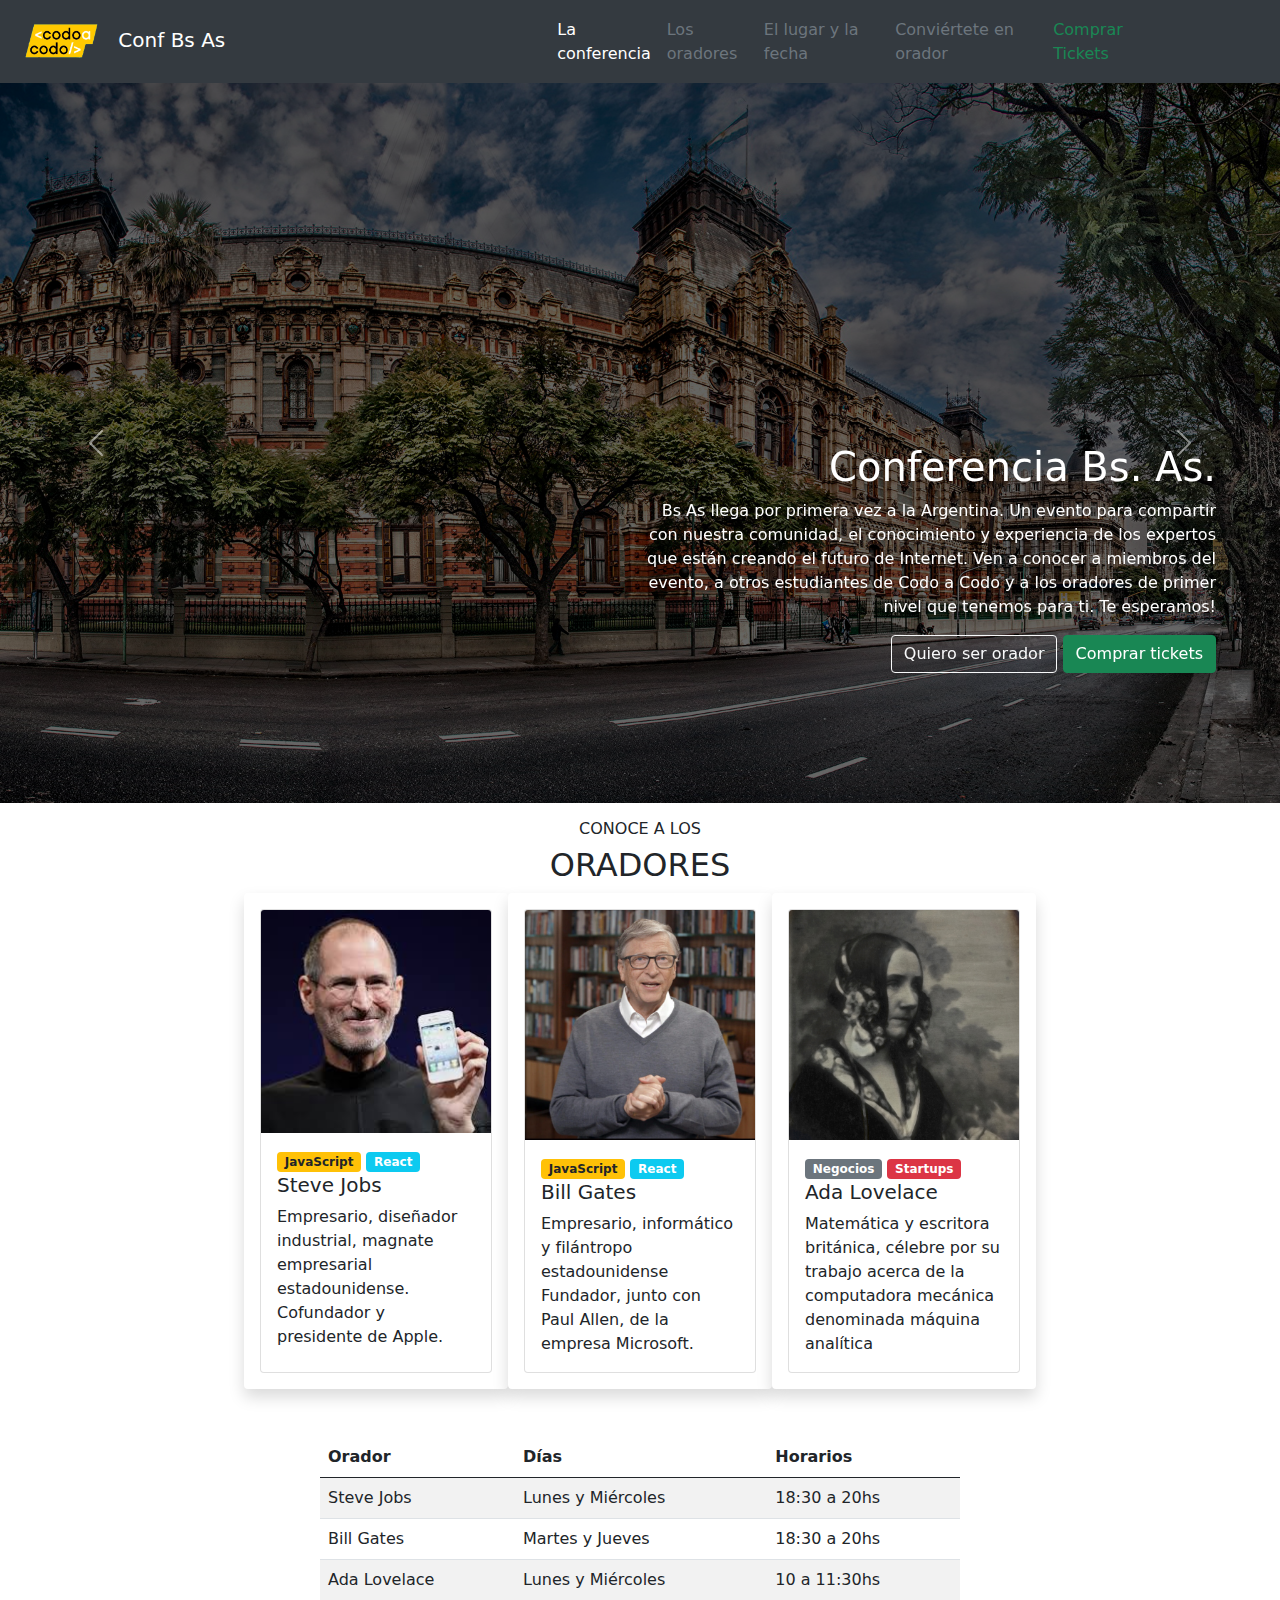
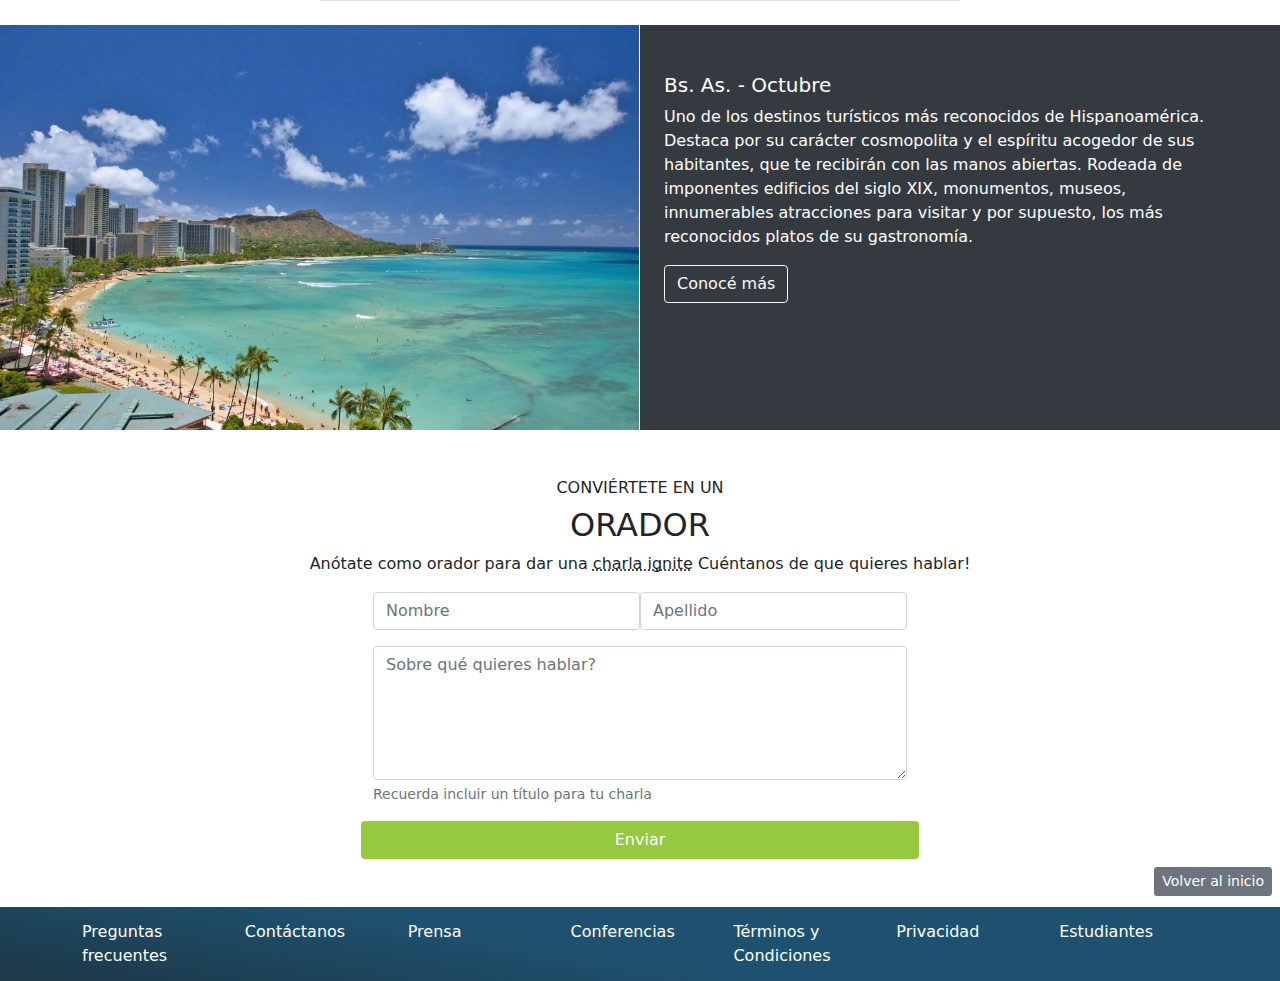
<file: index.html>
<!DOCTYPE html>
<html lang="es">
    <head>
        <meta charset="UTF-8">
        <meta http-equiv="X-UA-Compatible" content="IE=edge">
        <meta name="viewport" content="width=device-width, initial-scale=1.0">
        <title>PROYECTO FINAL CAC</title>
        <link rel="shortcut icon" href="favicon.ico">
        <link rel="stylesheet" href="./css/bootstrap.min.css">
        <link rel="stylesheet" href="./css/estilos.css">        
    </head>
    <body>

     <!------------------------------- HEADER ------------------------------------------------>
        <header>
            <nav class="navbar navbar-expand-lg navbar-light bgColorGris">
                <div class="container-fluid">
                  <a class="  navbar-brand text-white" href="#">
                    <img src="./assets/imagenes/codoacodo.png" alt="logo" width="100"> 
                    Conf Bs As                                      
                  </a>
                  <button class="navbar-toggler" type="button" data-bs-toggle="collapse" data-bs-target="#navbarSupportedContent" aria-controls="navbarSupportedContent" aria-expanded="false" aria-label="Toggle navigation">
                    <span class="navbar-toggler-icon"></span>
                  </button>
                  <div class="collapse navbar-collapse" id="navbarSupportedContent">                  
                        <ul class="navbar-nav me-auto mb-2 mb-lg-0  justificadoNav">
                            <li class="nav-item"><a class="nav-link active text-white" aria-current="page" href="#">La conferencia</a></li>
                            <li class="nav-item"><a class="nav-link text-muted" href="#losOradores">Los oradores</a></li>
                            <li class="nav-item"><a class="nav-link text-muted" href="#lugarYfecha">El lugar y la fecha</a></li>
                            <li class="nav-item"><a class="nav-link text-muted" href="#convierteteEnOrador">Conviértete en orador</a></li>
                            <li class="nav-item"><a class="nav-link text-success" href="./pages/comprar_tickets.html">Comprar Tickets</a></li>                                                      
                        </ul>                   
                  </div>
                </div> 
            </nav>
        </header>
        
        <!------------------------------------------ MAIN -------------------------------------------->
        <main>
            <section class="position-relative">                
                    <div id="carouselExampleControls" class="carousel slide" data-bs-ride="carousel">
                        <div class="carousel-inner imagenOscurecida">
                          <div class="carousel-item active">
                            <img src="./assets/imagenes/ba1.jpg" class="d-block w-100" alt="baires 1">
                          </div>
                          <div class="carousel-item">
                            <img src="./assets/imagenes/ba2.jpg" class="d-block w-100" alt="baires 2">
                          </div>
                          <div class="carousel-item">
                            <img src="./assets/imagenes/ba3.jpg" class="d-block w-100" alt="baires 3">
                          </div>
                        </div>
                        <button class="carousel-control-prev" type="button" data-bs-target="#carouselExampleControls" data-bs-slide="prev">
                          <span class="carousel-control-prev-icon" aria-hidden="true"></span>
                          <span class="visually-hidden">Anterior</span>
                        </button>
                        <button class="carousel-control-next" type="button" data-bs-target="#carouselExampleControls" data-bs-slide="next">
                          <span class="carousel-control-next-icon" aria-hidden="true"></span>
                          <span class="visually-hidden">Siguiente</span>
                        </button>
                        <div class="position-absolute posicionTexto text-white">
                            <h1>Conferencia Bs. As.</h1>
                            <p class="align-items-end"> Bs As llega por primera vez a la Argentina. Un evento para compartir con nuestra comunidad, el conocimiento y experiencia de los expertos que están creando el futuro de Internet. Ven a conocer a miembros del evento, a otros estudiantes de Codo a Codo y a los oradores de primer nivel que tenemos para ti. Te esperamos!</p>
                            <a class="btn btn-outline-light" href="#convierteteEnOrador">Quiero ser orador</a>
                            <a type="button" class="btn btn-success" href="./pages/comprar_tickets.html">Comprar tickets</a>                                                                                                    
                        </div>    
                    </div>                             
            </section>             
        </main>

        <!------------------------------ SECCIÓN TARJETAS X3 ------------------------->
        <section class="seccionTarjetas" id="losOradores">
                <div class="text-center mt-3" >
                    <p class="h6">CONOCE A LOS</p> 
                    <p class="h2">ORADORES</p>                      
                </div>
                <div class="row row-cols-1 row-cols-md-3 g-4 margenTarjetas">
                    <div class="col shadow p-3 mb-5 bg-body rounded">
                      <div class="card h-100">
                        <img src="./assets/imagenes/steve.jpg" class="card-img-top object-fit" alt="steve jobs">
                        <div class="card-body">
                          <span class="badge bg-warning text-dark">JavaScript</span>
                          <span class="badge bg-info">React</span>       
                          <h5 class="card-title">Steve Jobs</h5>
                          <p class="card-text">Empresario, diseñador industrial, magnate empresarial estadounidense. Cofundador y presidente de Apple.</p>
                        </div>
                      </div>
                    </div>
                    <div class="col shadow p-3 mb-5 bg-body rounded">
                      <div class="card h-100">
                        <img src="./assets/imagenes/bill.jpg" class="card-img-top" alt="Bill gates">
                        <div class="card-body">
                          <span class="badge bg-warning text-dark">JavaScript</span>
                          <span class="badge bg-info">React</span>
                          <h5 class="card-title">Bill Gates</h5>
                          <p class="card-text">Empresario, informático y filántropo estadounidense Fundador, junto con Paul Allen, de la empresa Microsoft.</p>
                        </div>
                      </div>
                    </div>
                    <div class="col shadow p-3 mb-5 bg-body rounded">
                      <div class="card h-100">
                        <img src="./assets/imagenes/ada.jpeg" class="card-img-top" alt="ada lovelace">
                        <div class="card-body">
                          <span class="badge bg-secondary">Negocios</span>
                          <span class="badge bg-danger">Startups</span>
                          <h5 class="card-title">Ada Lovelace</h5>
                          <p class="card-text">Matemática y escritora británica, célebre por su trabajo acerca de la computadora mecánica denominada máquina analítica</p>
                        </div>
                      </div>
                    </div>           
                  </div>                       
        </section>

        <!-------------------------- SECCIÓN HORARIOS y FECHAS ---------------------------->
        <section>
          <table class="table ancho table-striped">
              <thead>
                <tr>                    
                  <th scope="col">Orador</th>
                  <th scope="col">Días</th>
                  <th scope="col">Horarios</th>
                </tr>
              </thead>
              <tbody>
                  <tr>
                      <td>Steve Jobs</td>
                      <td>Lunes y Miércoles</td>
                      <td>18:30 a 20hs</td>
                  </tr>                    
                  <tr>
                      <td>Bill Gates</td>
                      <td>Martes y Jueves</td>
                      <td>18:30 a 20hs</td>
                  </tr>                    
                  <tr>
                      <td>Ada Lovelace</td>
                      <td>Lunes y Miércoles</td>
                      <td>10 a 11:30hs</td>
                  </tr>
              </tbody>
          </table> 
      </section>
                                  
        <!-------------------- SECCION DIVIDIDA --------------------------->
        <div class="mt-4 row g-0 bg-light position-relative" id="lugarYfecha">
            <div class="col-md-6 mb-md-0 bordeSeccionDiv">
              <img src="./assets/imagenes/honolulu.jpg" class="w-100" alt="imagen izquierda">
            </div>
            <div class="col-md-5 p-5 ps-md-4 SeccDiv">
              <h5 class="mt-0 text-white">Bs. As. - Octubre</h5>
              <p class="text-white"> Uno de los destinos turísticos más reconocidos de Hispanoamérica. Destaca por su carácter cosmopolita y el espíritu acogedor de sus habitantes, que te recibirán con las manos abiertas.               
              Rodeada de imponentes edificios del siglo XIX, monumentos, museos, innumerables atracciones para visitar y por supuesto, los más reconocidos platos de su gastronomía.</p>
              <button type="button" class="btn btn-outline-light">Conocé más</button>
            </div>
        </div>

            <!------------------------- CONVIERTETE EN ORADOR -------------------->
           <section id="convierteteEnOrador" class="container mx-auto">
            <div class="text-center mt-5">
                <p class="h6">CONVIÉRTETE EN UN</p> 
                <p class="h2">ORADOR</p>                      
            </div>
            <div class="text-center">
                <p> Anótate como orador para dar una <abbr title="Presentación de un proyecto en 5 minutos">charla ignite</abbr> Cuéntanos de que quieres hablar!</p>                                           
            </div>
            <div class="row ancho">
                <div class="col mb-3 d-flex">                
                    <input type="text" class="form-control" id="exampleFormControlInput1" placeholder="Nombre">
                    <input type="text" class="form-control" id="exampleFormControlInput2" placeholder="Apellido">
                </div>
            </div>              
            <div class="row ancho">
                <div class=" col mb-3">
                    <textarea class="form-control" id="exampleFormControlTextarea1" cols="45" rows="5" placeholder="Sobre qué quieres hablar?"></textarea> 
                    <div id="emailHelp" class="form-text">Recuerda incluir un título para tu charla</div>
                </div>                           
            </div>        
            <div class="d-grid gap-2 col-6 mx-auto">
                <button class="btn text-white colorButton" type="button">Enviar</button>                
            </div>            
           </section>

           <div>
            <a class="text-decoration-none btn-sm btn-secondary ps-xxl-2 float-end my-2 me-2 tamañoMq" href="#" role="button">Volver al inicio</a>
           </div>
           
            <!----------------------------- FOOTER -------------------------->
            <footer class="mt-5 estilosFooter">
              <div class="container">
                <div class="row">
                  <div class="col"> <a class="text-decoration-none text-white" href="">Preguntas frecuentes</a> </div>
                  <div class="col"> <a class="text-decoration-none text-white" href="">Contáctanos</a> </div>
                  <div class="col"> <a class="text-decoration-none text-white" href="">Prensa</a></div>
                  <div class="col"> <a class="text-decoration-none text-white" href="">Conferencias</a></div>
                  <div class="col"> <a class="text-decoration-none text-white" href="">Términos y Condiciones</a></div>
                  <div class="col"> <a class="text-decoration-none text-white" href="">Privacidad</a></div>
                  <div class="col"> <a class="text-decoration-none text-white" href="">Estudiantes</a></div>
                </div>                
              </div>                
            </footer>
        <script src="./js/bootstrap.bundle.min.js"></script>
        <script src="./js/main.js "></script>
    </body>
</html>
</file>
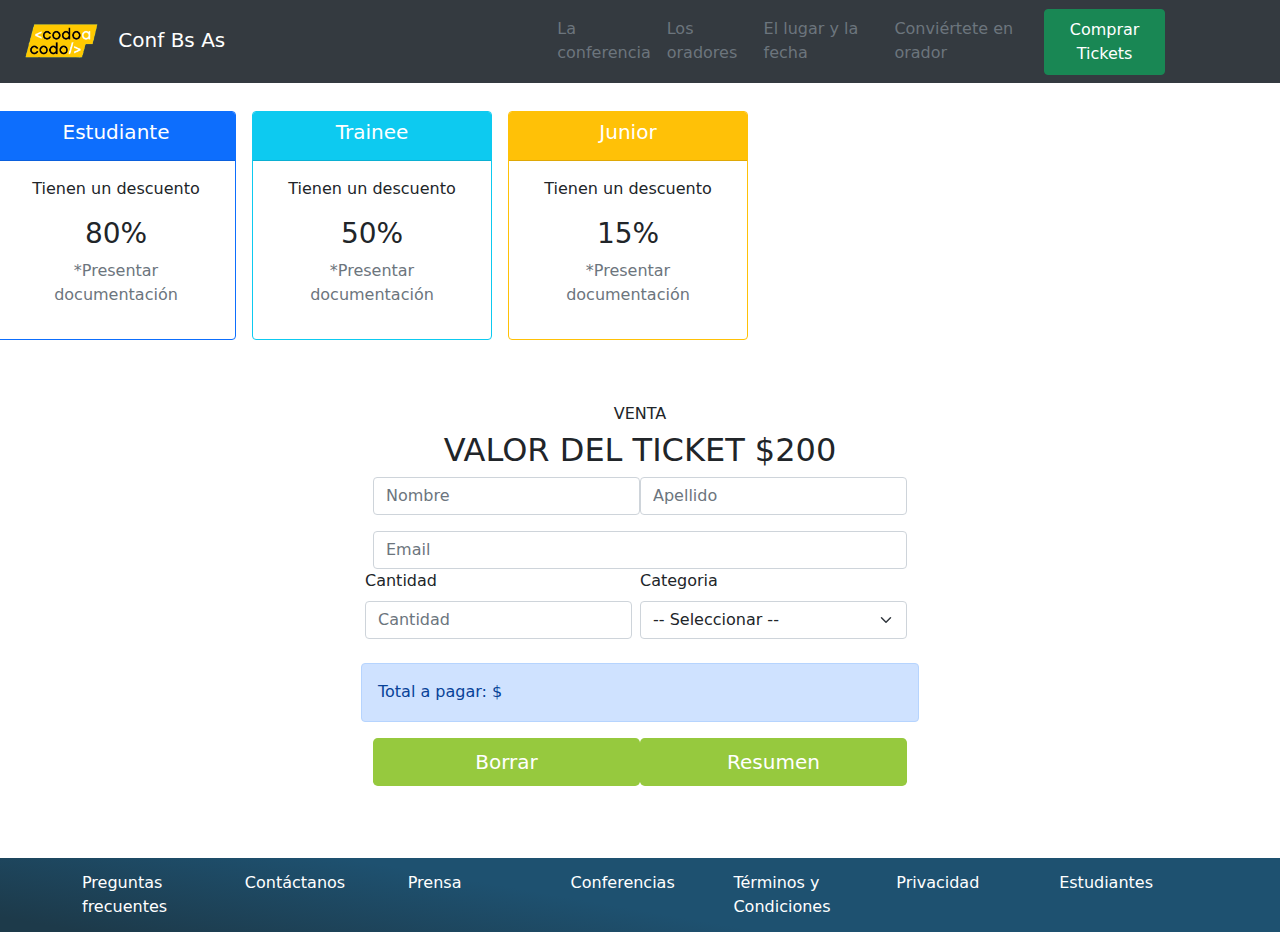
<file: pages/comprar_tickets.html>
<!DOCTYPE html>
<html lang="es">
<head>
    <meta charset="UTF-8">
    <meta http-equiv="X-UA-Compatible" content="IE=edge">
    <meta name="viewport" content="width=device-width, initial-scale=1.0">
    <title>PROYECTO FINAL CAC</title>
    <link rel="shortcut icon" href="../favicon.ico">
    <link rel="stylesheet" href="../css/bootstrap.min.css">
    <link rel="stylesheet" href="../css/estilos.css">
</head>
<body>
  <!--------------------------------------------------HEADER ------------------------------------------->
    <header>
        <nav class="navbar navbar-expand-lg navbar-light bgColorGris">
            <div class="container-fluid">
              <a class="  navbar-brand text-white" href="#">
                <img src="../assets/imagenes/codoacodo.png" alt="logo" width="100"> 
                Conf Bs As                                      
              </a>
              <button class="navbar-toggler" type="button" data-bs-toggle="collapse" data-bs-target="#navbarSupportedContent" aria-controls="navbarSupportedContent" aria-expanded="false" aria-label="Toggle navigation">
                <span class="navbar-toggler-icon"></span>
              </button>
              <div class="collapse navbar-collapse" id="navbarSupportedContent">                  
                    <ul class="navbar-nav me-auto mb-2 mb-lg-0  justificadoNav">
                        <li class="nav-item"><a class="nav-link text-muted" aria-current="page" href="../index.html">La conferencia</a></li>
                        <li class="nav-item"><a class="nav-link text-muted" href="../index.html">Los oradores</a></li>
                        <li class="nav-item"><a class="nav-link text-muted" href="../index.html">El lugar y la fecha</a></li>
                        <li class="nav-item"><a class="nav-link text-muted" href="../index.html">Conviértete en orador</a></li>
                        <li class="nav-item"><a class="nav-link text-success btn btn-outline-success active text-white" href="#">Comprar Tickets</a></li>  
                    </ul>                   
              </div>
            </div>            
        </nav>
    </header>

    <!-------------------------------------- TARJETAS ESTUDIANTE, TRAINEE, JUNIOR---------------------------------->
    <main>
        <div class="row row-cols-1 row-cols-md-3 g-4 mt-1 cardTickets">
            <div class="card border-primary mb-3 text-center mx-2 px-0" style="max-width: 15rem;">
              <div class="card-header bg-primary text-white mx-0"><h5 class="card-title">Estudiante</h5></div>
              <div class="card-body">                
                <p class="card-text">Tienen un descuento</p>
                <h3>80%</h3>
                <p class="text-secondary tamañoLetra">*Presentar documentación</p>
              </div>
            </div>
            <div class="card border-info mb-3 text-center mx-2 px-0" style="max-width: 15rem;">
              <div class="card-header bg-info text-white mx-0"><h5 class="card-title">Trainee</h5></div>
              <div class="card-body">                
                <p class="card-text">Tienen un descuento</p>
                <h3>50%</h3>
                <p class="text-secondary tamañoLetra">*Presentar documentación</p>
              </div>
            </div>
            <div class="card border-warning mb-3 text-center mx-2 px-0" style="max-width: 15rem;">
              <div class="card-header bg-warning text-white mx-0"><h5 class="card-title">Junior</h5></div>
              <div class="card-body">                
                <p class="card-text">Tienen un descuento</p>
                <h3>15%</h3>
                <p class="text-secondary tamañoLetra">*Presentar documentación</p>
              </div>
            </div>
        </div>
    </main>


    <!-------------------------------------------------- VALOR TICKET -------------------------------------------------->
    <section class="container mx-auto mt-0">
        <div class="text-center mt-5">
            <p class="h6">VENTA</p>
            <p class="h2">VALOR DEL TICKET $200</p>                          
        </div>

        <div class="row ancho">
            <div class="col mb-3 d-flex">                
                <input type="text" class="form-control" id="nombre" aria-label="Nombre" placeholder="Nombre" required> 
                <input type="text" class="form-control" id="apellido" aria-label="Apellido" placeholder="Apellido" required>               
            </div>
            <div>
              <input type="email" class="form-control" id="email" aria-label="Email" placeholder="Email" required>              
            </div>     
            <div class="row gx-2">
              <div class="col-md mb-3">
                <label for="cantidad" class="form-label">Cantidad</label>
                <input type="number" class="form-control" id="cantidad" aria-label="Cantidad" placeholder="Cantidad" aria-label="cantidad" required>
              </div>
              
              <div class="col-md mb-3">
                <label for="categoriaSelect" class="form-label">Categoria</label>
                <select class="form-select" aria-label="Categoria" id="categoria">
                  <option value="" selected> -- Seleccionar --</option>
                  <option value="0">Sin categoría</option>
                  <option value="1">Estudiante</option>
                  <option value="2">Trainee</option>
                  <option value="3">Junior</option>
                </select>
              </div>     
            </div>

            <div class="alert alert-primary mt-2" role="alert">
              Total a pagar: $ <span id="totalPagar" class="align-middle"></span>
            </div>
            <div class="col-md mb-2 d-flex">
              <div class="col-md mb-3 d-flex">
                  <button type="reset" class="w-100 btn text-white colorButton btn-lg btn-form" id="btnBorrar">Borrar</button>
              </div>
              <div class="col-md mb-3 ">
                  <button type="button" class="w-100 btn text-white colorButton btn-lg btn-form" id="btnResumen">Resumen</button>
              </div>
           </div>   
        </div>             
       </section>
       
    <!----------------------------- FOOTER -------------------------->
    <footer class="mt-5 estilosFooter">
        <div class="container">
          <div class="row">
            <div class="col"> <a class="text-decoration-none text-white" href="">Preguntas frecuentes</a> </div>
            <div class="col"> <a class="text-decoration-none text-white" href="">Contáctanos</a> </div>
            <div class="col"> <a class="text-decoration-none text-white" href="">Prensa</a></div>
            <div class="col"> <a class="text-decoration-none text-white" href="">Conferencias</a></div>
            <div class="col"> <a class="text-decoration-none text-white" href="">Términos y Condiciones</a></div>
            <div class="col"> <a class="text-decoration-none text-white" href="">Privacidad</a></div>
            <div class="col"> <a class="text-decoration-none text-white" href="">Estudiantes</a></div>
          </div>                
        </div>                
      </footer>

      
      <script src="../js/bootstrap.bundle.min.js"></script>
      <script src="../js/main.js"></script>
     
      

</body>
</html>
</file>
<file: css/estilos.css>
*{
    margin: 0;
    padding: 0;
    box-sizing: border-box;
} 
/* ---------------------------------HEADER ------------------------------- */
.bgColorGris{
    background-color: rgb(52, 58, 64);
}
    
.justificadoNav{
    display: flex;
    padding-left: 30%;
    padding-right: 10%;
    justify-content: space-around;
    width: 100%;
}

/* --------------------------------- MAIN -----------------------------*/
.imagenOscurecida{
    filter: brightness(40%)
}
.posicionTexto{
    top:50%;
    left: 50%; 
    padding-right: 4rem;
    text-align: right;
}

/* ----------------------------- SECCIÓN TARJETAS x3 -------------------------*/
.seccionTarjetas{
    display: flex;
    flex-direction: column;
    align-items: center;    
}

.margenTarjetas{
    padding-left: 20%;
    padding-right: 20%;
}

/* -------------------- SECCION DIVIDIDA ----------------------------*/
.SeccDiv{
    background-color: rgb(53,58,64);
    width: 50%;
}
.bordeSeccionDiv{
    width: 50%;
    border-right: white solid 0.09rem;
}

/* ----------------------- CONVIERTETE EN ORADOR -----------------------------*/
.ancho{
    width: 50%;
    margin: 0 auto;
}
.colorButton{
    background-color: rgb(150, 201, 62);
}
/* ------------------------------ FOOTER --------------------------------*/
.estilosFooter{
    background: #1d3a4a;
    background: linear-gradient(80deg,#1d3a4a 5%, #1e5170 45%);
    background: -webkit-linear-gradient(80deg,#1d3a4a 5%, #1e5170 45%);
    background: -moz-linear-gradient(80deg,#1d3a4a 5%, #1e5170 45%);
    padding: 1%;
}


/* -------------------  MEDIA QUERIES --------------------------------*/
@media screen and (max-width:500px){

.posicionTexto{
    top: 8%;
    left:11%;
    font-size: 0.5rem;    
    text-align: justify;
    justify-content: center;
}

.ancho{
    width: 80%;
    margin: 0 auto;
}

.SeccDiv{
    width: 100%;
}

.bordeSeccionDiv{
    width: 100%;
    border-right: white solid 0.09rem;
}

.tamañoMq{
    font-size: 0.5rem;
}
.estilosFooter{
    font-size: 0.3rem;
    justify-content: space-around;
    padding-left: 2rem;
    padding-right: 2rem;
}

}
</file>
